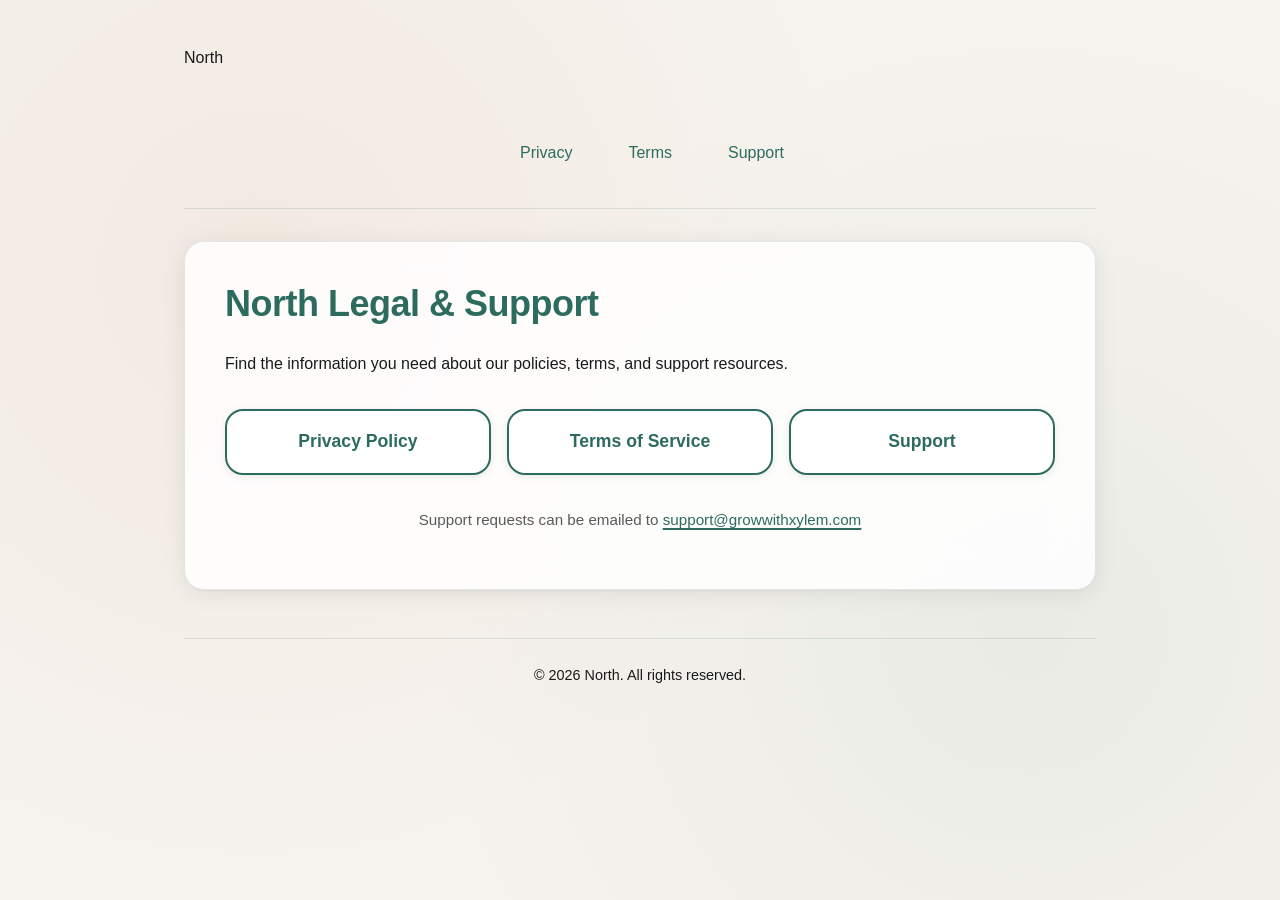
<file: index.html>
<!DOCTYPE html>
<html lang="en">
<head>
    <meta charset="UTF-8">
    <meta name="viewport" content="width=device-width, initial-scale=1.0">
    <meta name="description" content="North Legal & Support - Access our Privacy Policy, Terms of Service, and Support resources.">
    <title>North Legal & Support</title>
    <link rel="stylesheet" href="styles.css">
</head>
<body>
    <div class="wrap">
        <header>
            <div class="wingman-mark">North</div>
        </header>

        <nav>
            <ul>
                <li><a href="privacy.html">Privacy</a></li>
                <li><a href="terms.html">Terms</a></li>
                <li><a href="support.html">Support</a></li>
            </ul>
        </nav>

        <main>
            <h1>North Legal & Support</h1>
            <p>Find the information you need about our policies, terms, and support resources.</p>

            <div class="button-group">
                <a href="privacy.html" class="link-button">Privacy Policy</a>
                <a href="terms.html" class="link-button">Terms of Service</a>
                <a href="support.html" class="link-button">Support</a>
            </div>

            <p style="text-align: center; color: var(--text-muted); margin-top: 32px; font-size: 0.95em;">
                Support requests can be emailed to <a href="mailto:support@growwithxylem.com">support@growwithxylem.com</a>
            </p>
        </main>

        <footer>
            <p>© 2026 North. All rights reserved.</p>
        </footer>
    </div>
</body>
</html>
</file>
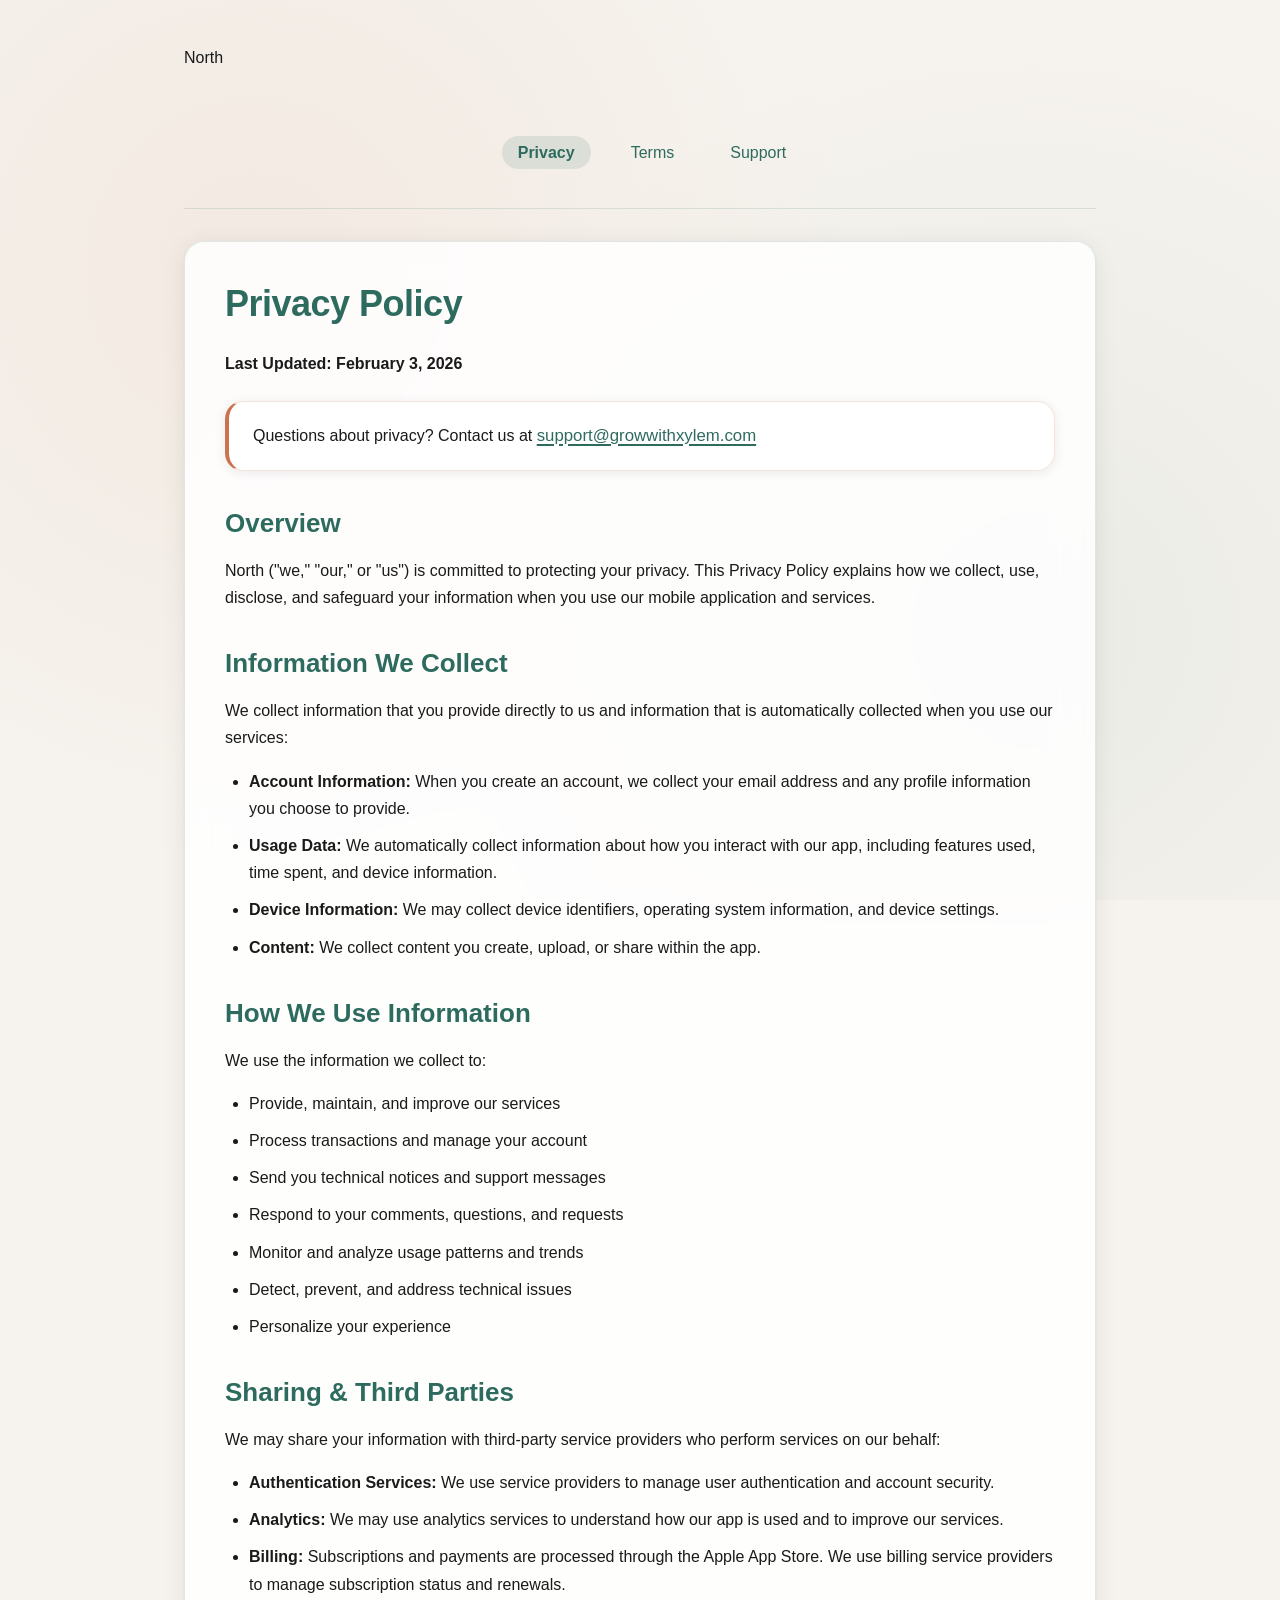
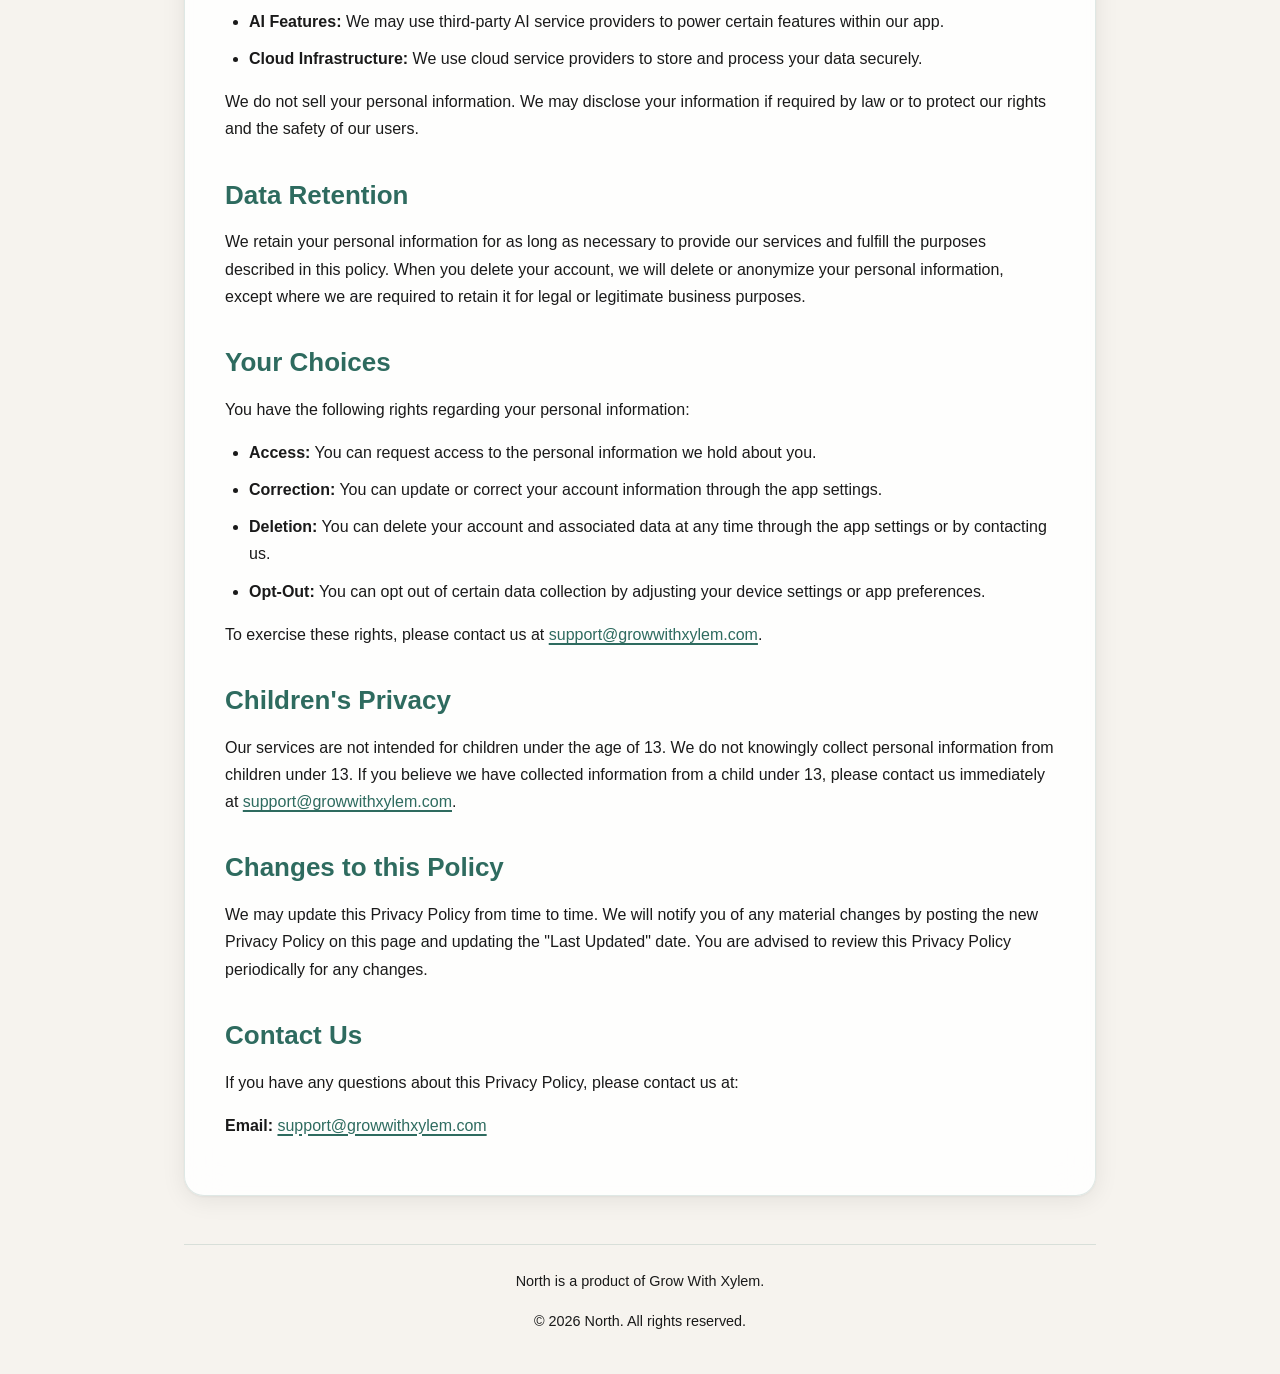
<file: privacy.html>
<!DOCTYPE html>
<html lang="en">
<head>
    <meta charset="UTF-8">
    <meta name="viewport" content="width=device-width, initial-scale=1.0">
    <meta name="description" content="North Privacy Policy - Learn how we collect, use, and protect your personal information when using our mobile application and services.">
    <title>Privacy Policy - North</title>
    <link rel="stylesheet" href="styles.css">
</head>
<body>
    <div class="wrap">
        <header>
            <div class="wingman-mark">North</div>
        </header>

        <nav>
            <ul>
                <li><a href="privacy.html" class="current">Privacy</a></li>
                <li><a href="terms.html">Terms</a></li>
                <li><a href="support.html">Support</a></li>
            </ul>
        </nav>

        <main>
            <h1>Privacy Policy</h1>
            <p><strong>Last Updated: February 3, 2026</strong></p>

            <div class="support-email">
                <p>Questions about privacy? Contact us at <a href="mailto:support@growwithxylem.com">support@growwithxylem.com</a></p>
            </div>

            <h2>Overview</h2>
            <p>North ("we," "our," or "us") is committed to protecting your privacy. This Privacy Policy explains how we collect, use, disclose, and safeguard your information when you use our mobile application and services.</p>

            <h2>Information We Collect</h2>
            <p>We collect information that you provide directly to us and information that is automatically collected when you use our services:</p>
            <ul>
                <li><strong>Account Information:</strong> When you create an account, we collect your email address and any profile information you choose to provide.</li>
                <li><strong>Usage Data:</strong> We automatically collect information about how you interact with our app, including features used, time spent, and device information.</li>
                <li><strong>Device Information:</strong> We may collect device identifiers, operating system information, and device settings.</li>
                <li><strong>Content:</strong> We collect content you create, upload, or share within the app.</li>
            </ul>

            <h2>How We Use Information</h2>
            <p>We use the information we collect to:</p>
            <ul>
                <li>Provide, maintain, and improve our services</li>
                <li>Process transactions and manage your account</li>
                <li>Send you technical notices and support messages</li>
                <li>Respond to your comments, questions, and requests</li>
                <li>Monitor and analyze usage patterns and trends</li>
                <li>Detect, prevent, and address technical issues</li>
                <li>Personalize your experience</li>
            </ul>

            <h2>Sharing & Third Parties</h2>
            <p>We may share your information with third-party service providers who perform services on our behalf:</p>
            <ul>
                <li><strong>Authentication Services:</strong> We use service providers to manage user authentication and account security.</li>
                <li><strong>Analytics:</strong> We may use analytics services to understand how our app is used and to improve our services.</li>
                <li><strong>Billing:</strong> Subscriptions and payments are processed through the Apple App Store. We use billing service providers to manage subscription status and renewals.</li>
                <li><strong>AI Features:</strong> We may use third-party AI service providers to power certain features within our app.</li>
                <li><strong>Cloud Infrastructure:</strong> We use cloud service providers to store and process your data securely.</li>
            </ul>
            <p>We do not sell your personal information. We may disclose your information if required by law or to protect our rights and the safety of our users.</p>

            <h2>Data Retention</h2>
            <p>We retain your personal information for as long as necessary to provide our services and fulfill the purposes described in this policy. When you delete your account, we will delete or anonymize your personal information, except where we are required to retain it for legal or legitimate business purposes.</p>

            <h2>Your Choices</h2>
            <p>You have the following rights regarding your personal information:</p>
            <ul>
                <li><strong>Access:</strong> You can request access to the personal information we hold about you.</li>
                <li><strong>Correction:</strong> You can update or correct your account information through the app settings.</li>
                <li><strong>Deletion:</strong> You can delete your account and associated data at any time through the app settings or by contacting us.</li>
                <li><strong>Opt-Out:</strong> You can opt out of certain data collection by adjusting your device settings or app preferences.</li>
            </ul>
            <p>To exercise these rights, please contact us at <a href="mailto:support@growwithxylem.com">support@growwithxylem.com</a>.</p>

            <h2>Children's Privacy</h2>
            <p>Our services are not intended for children under the age of 13. We do not knowingly collect personal information from children under 13. If you believe we have collected information from a child under 13, please contact us immediately at <a href="mailto:support@growwithxylem.com">support@growwithxylem.com</a>.</p>

            <h2>Changes to this Policy</h2>
            <p>We may update this Privacy Policy from time to time. We will notify you of any material changes by posting the new Privacy Policy on this page and updating the "Last Updated" date. You are advised to review this Privacy Policy periodically for any changes.</p>

            <h2>Contact Us</h2>
            <p>If you have any questions about this Privacy Policy, please contact us at:</p>
            <p><strong>Email:</strong> <a href="mailto:support@growwithxylem.com">support@growwithxylem.com</a></p>
        </main>

        <footer>
            <p>North is a product of Grow With Xylem.</p>
            <p>© 2026 North. All rights reserved.</p>
        </footer>
    </div>
</body>
</html>
</file>
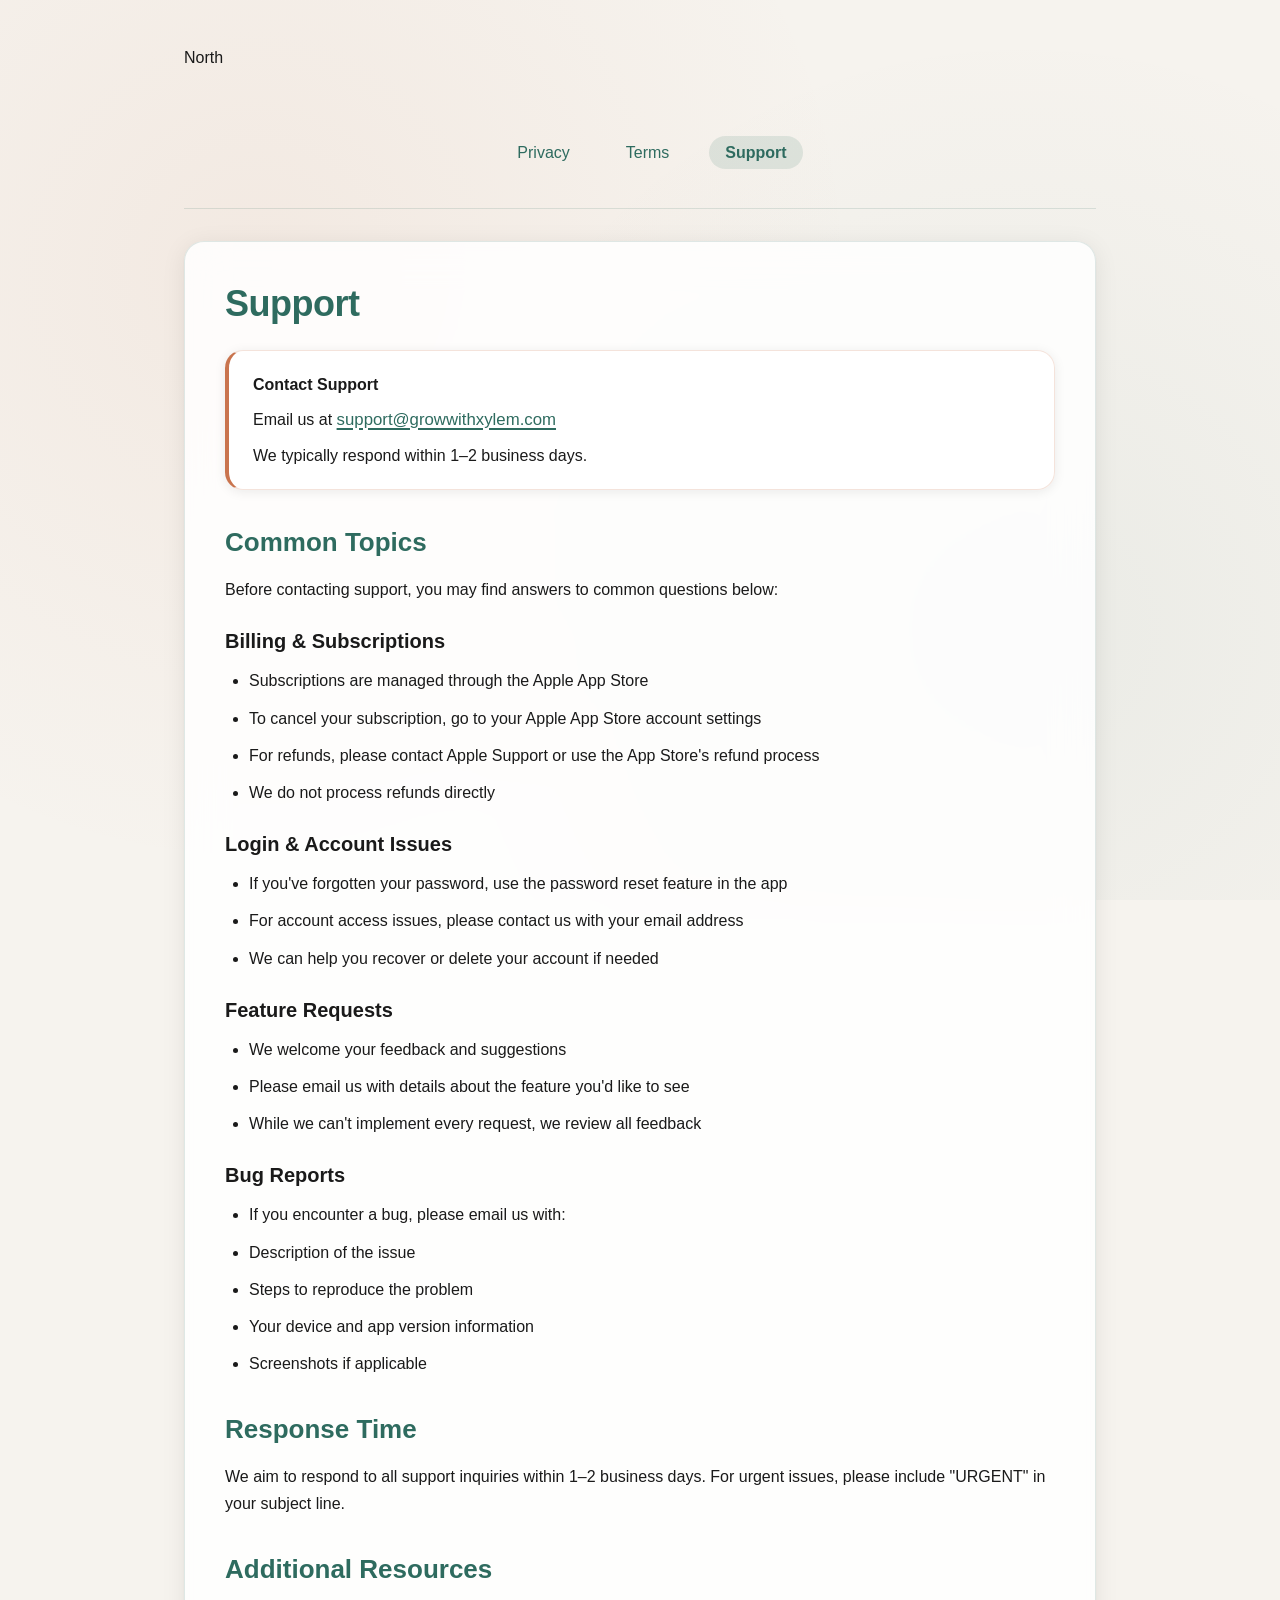
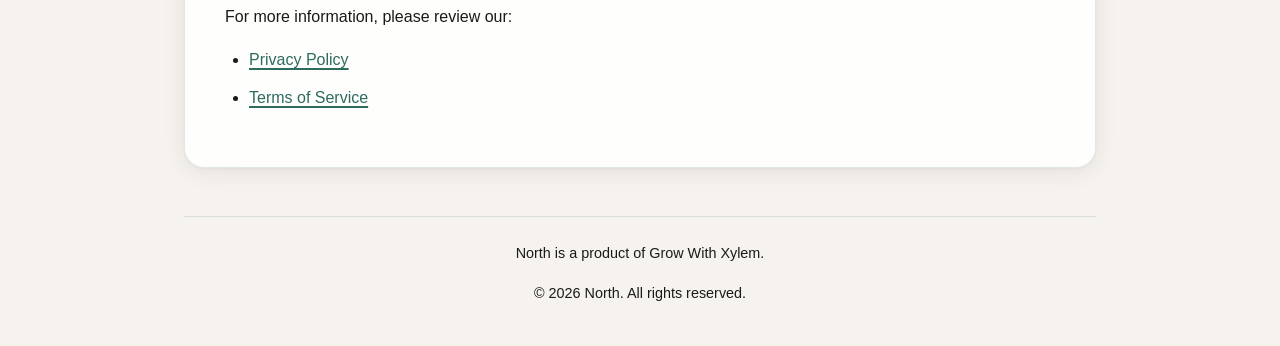
<file: support.html>
<!DOCTYPE html>
<html lang="en">
<head>
    <meta charset="UTF-8">
    <meta name="viewport" content="width=device-width, initial-scale=1.0">
    <meta name="description" content="North Support - Get help with billing, account issues, feature requests, bug reports, and more. Contact us at support@growwithxylem.com.">
    <title>Support - North</title>
    <link rel="stylesheet" href="styles.css">
</head>
<body>
    <div class="wrap">
        <header>
            <div class="wingman-mark">North</div>
        </header>

        <nav>
            <ul>
                <li><a href="privacy.html">Privacy</a></li>
                <li><a href="terms.html">Terms</a></li>
                <li><a href="support.html" class="current">Support</a></li>
            </ul>
        </nav>

        <main>
            <h1>Support</h1>

            <div class="support-email">
                <p><strong>Contact Support</strong></p>
                <p>Email us at <a href="mailto:support@growwithxylem.com">support@growwithxylem.com</a></p>
                <p>We typically respond within 1–2 business days.</p>
            </div>

            <h2>Common Topics</h2>
            <p>Before contacting support, you may find answers to common questions below:</p>

            <h3>Billing & Subscriptions</h3>
            <ul>
                <li>Subscriptions are managed through the Apple App Store</li>
                <li>To cancel your subscription, go to your Apple App Store account settings</li>
                <li>For refunds, please contact Apple Support or use the App Store's refund process</li>
                <li>We do not process refunds directly</li>
            </ul>

            <h3>Login & Account Issues</h3>
            <ul>
                <li>If you've forgotten your password, use the password reset feature in the app</li>
                <li>For account access issues, please contact us with your email address</li>
                <li>We can help you recover or delete your account if needed</li>
            </ul>

            <h3>Feature Requests</h3>
            <ul>
                <li>We welcome your feedback and suggestions</li>
                <li>Please email us with details about the feature you'd like to see</li>
                <li>While we can't implement every request, we review all feedback</li>
            </ul>

            <h3>Bug Reports</h3>
            <ul>
                <li>If you encounter a bug, please email us with:</li>
                <li>Description of the issue</li>
                <li>Steps to reproduce the problem</li>
                <li>Your device and app version information</li>
                <li>Screenshots if applicable</li>
            </ul>

            <h2>Response Time</h2>
            <p>We aim to respond to all support inquiries within 1–2 business days. For urgent issues, please include "URGENT" in your subject line.</p>

            <h2>Additional Resources</h2>
            <p>For more information, please review our:</p>
            <ul>
                <li><a href="privacy.html">Privacy Policy</a></li>
                <li><a href="terms.html">Terms of Service</a></li>
            </ul>
        </main>

        <footer>
            <p>North is a product of Grow With Xylem.</p>
            <p>© 2026 North. All rights reserved.</p>
        </footer>
    </div>
</body>
</html>
</file>
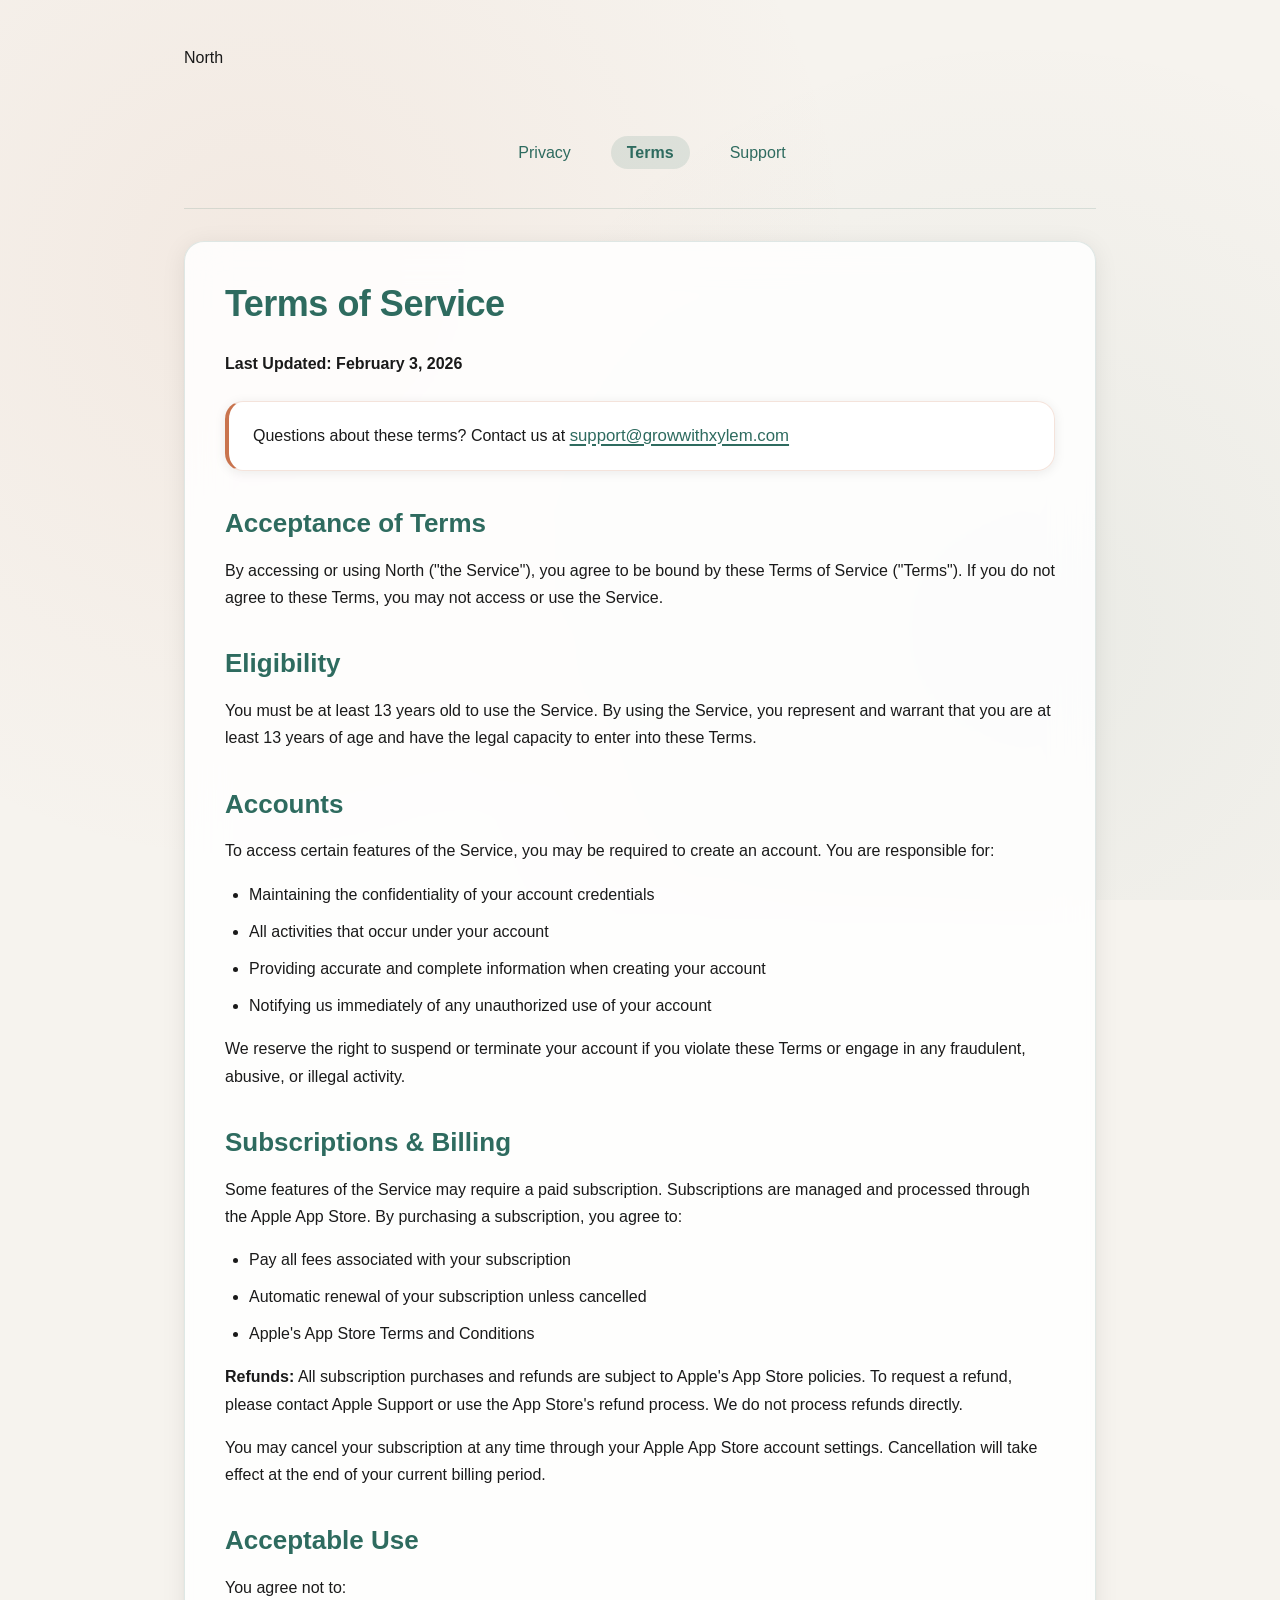
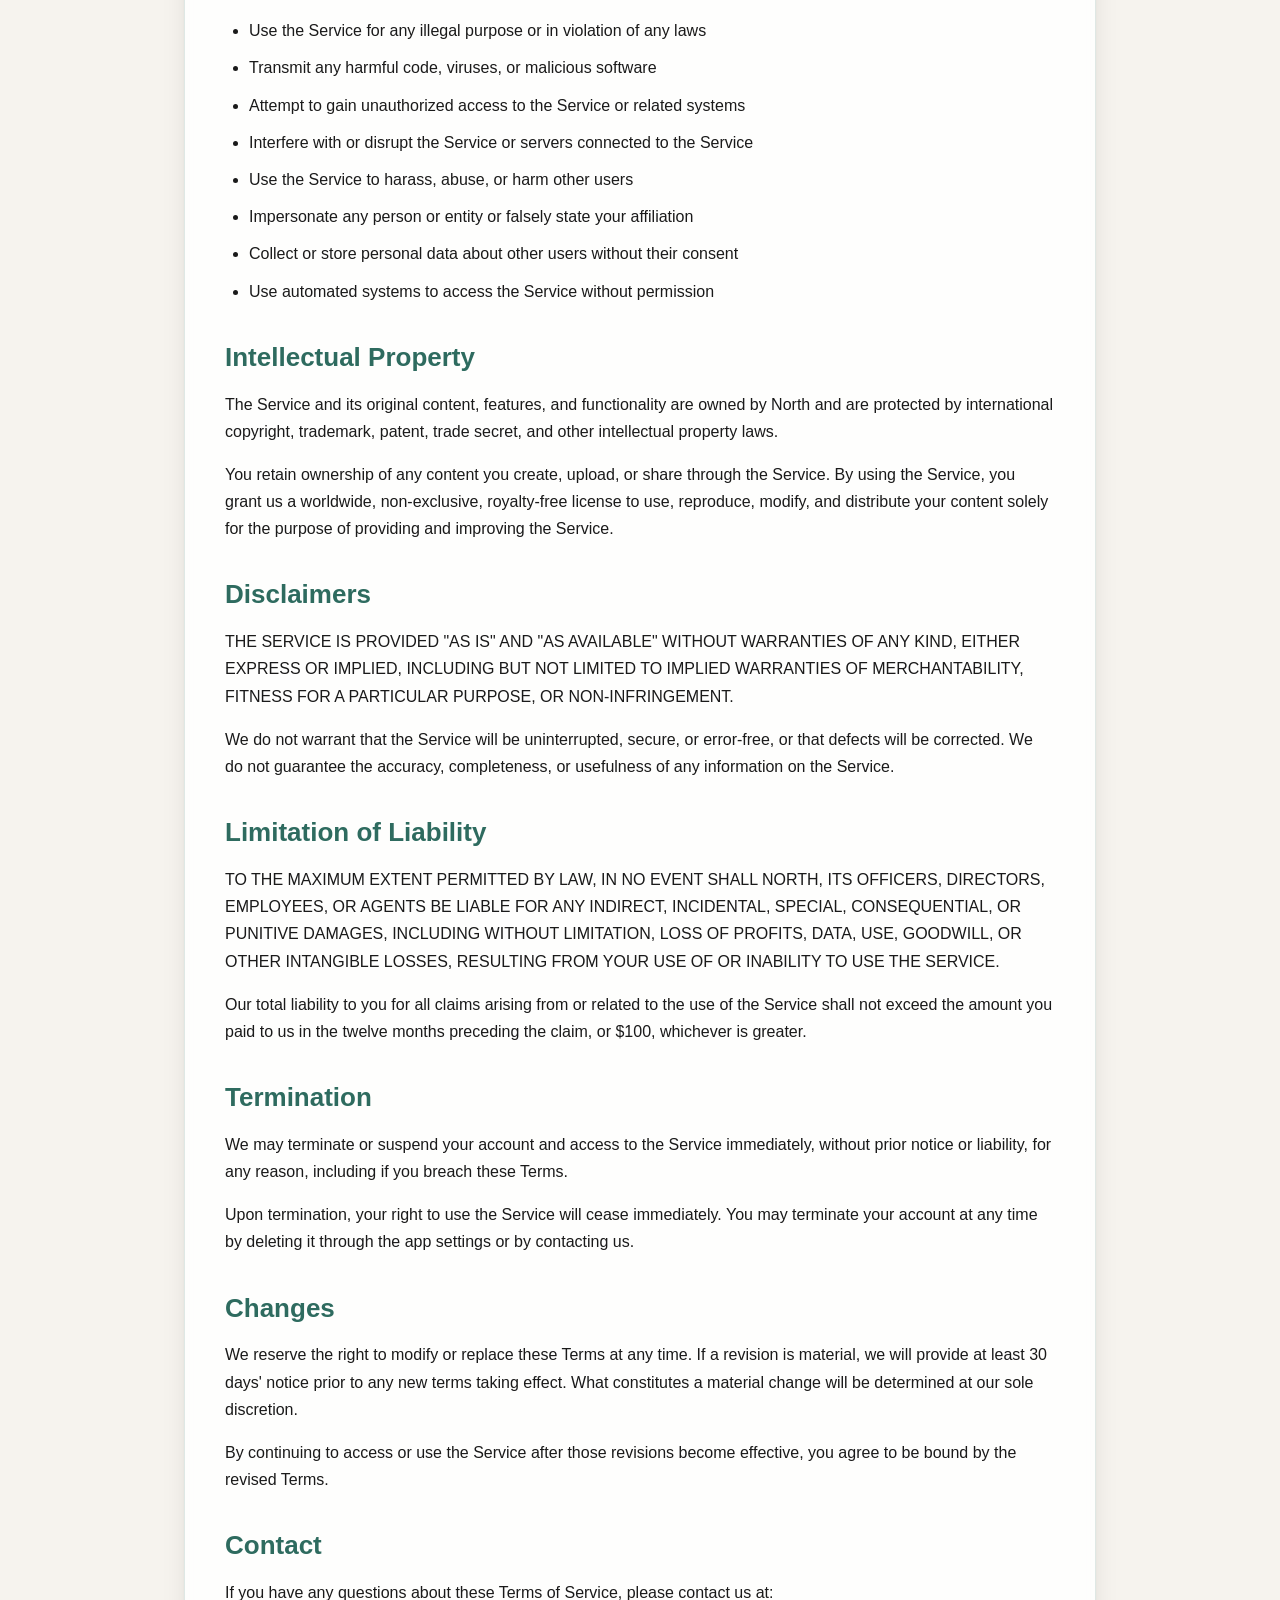
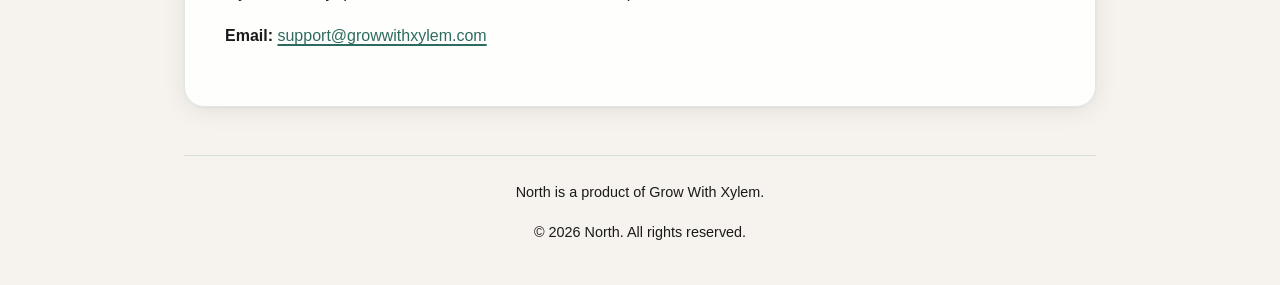
<file: terms.html>
<!DOCTYPE html>
<html lang="en">
<head>
    <meta charset="UTF-8">
    <meta name="viewport" content="width=device-width, initial-scale=1.0">
    <meta name="description" content="North Terms of Service - Review the terms and conditions for using North, including account requirements, subscriptions, and acceptable use policies.">
    <title>Terms of Service - North</title>
    <link rel="stylesheet" href="styles.css">
</head>
<body>
    <div class="wrap">
        <header>
            <div class="wingman-mark">North</div>
        </header>

        <nav>
            <ul>
                <li><a href="privacy.html">Privacy</a></li>
                <li><a href="terms.html" class="current">Terms</a></li>
                <li><a href="support.html">Support</a></li>
            </ul>
        </nav>

        <main>
            <h1>Terms of Service</h1>
            <p><strong>Last Updated: February 3, 2026</strong></p>

            <div class="support-email">
                <p>Questions about these terms? Contact us at <a href="mailto:support@growwithxylem.com">support@growwithxylem.com</a></p>
            </div>

            <h2>Acceptance of Terms</h2>
            <p>By accessing or using North ("the Service"), you agree to be bound by these Terms of Service ("Terms"). If you do not agree to these Terms, you may not access or use the Service.</p>

            <h2>Eligibility</h2>
            <p>You must be at least 13 years old to use the Service. By using the Service, you represent and warrant that you are at least 13 years of age and have the legal capacity to enter into these Terms.</p>

            <h2>Accounts</h2>
            <p>To access certain features of the Service, you may be required to create an account. You are responsible for:</p>
            <ul>
                <li>Maintaining the confidentiality of your account credentials</li>
                <li>All activities that occur under your account</li>
                <li>Providing accurate and complete information when creating your account</li>
                <li>Notifying us immediately of any unauthorized use of your account</li>
            </ul>
            <p>We reserve the right to suspend or terminate your account if you violate these Terms or engage in any fraudulent, abusive, or illegal activity.</p>

            <h2>Subscriptions & Billing</h2>
            <p>Some features of the Service may require a paid subscription. Subscriptions are managed and processed through the Apple App Store. By purchasing a subscription, you agree to:</p>
            <ul>
                <li>Pay all fees associated with your subscription</li>
                <li>Automatic renewal of your subscription unless cancelled</li>
                <li>Apple's App Store Terms and Conditions</li>
            </ul>
            <p><strong>Refunds:</strong> All subscription purchases and refunds are subject to Apple's App Store policies. To request a refund, please contact Apple Support or use the App Store's refund process. We do not process refunds directly.</p>
            <p>You may cancel your subscription at any time through your Apple App Store account settings. Cancellation will take effect at the end of your current billing period.</p>

            <h2>Acceptable Use</h2>
            <p>You agree not to:</p>
            <ul>
                <li>Use the Service for any illegal purpose or in violation of any laws</li>
                <li>Transmit any harmful code, viruses, or malicious software</li>
                <li>Attempt to gain unauthorized access to the Service or related systems</li>
                <li>Interfere with or disrupt the Service or servers connected to the Service</li>
                <li>Use the Service to harass, abuse, or harm other users</li>
                <li>Impersonate any person or entity or falsely state your affiliation</li>
                <li>Collect or store personal data about other users without their consent</li>
                <li>Use automated systems to access the Service without permission</li>
            </ul>

            <h2>Intellectual Property</h2>
            <p>The Service and its original content, features, and functionality are owned by North and are protected by international copyright, trademark, patent, trade secret, and other intellectual property laws.</p>
            <p>You retain ownership of any content you create, upload, or share through the Service. By using the Service, you grant us a worldwide, non-exclusive, royalty-free license to use, reproduce, modify, and distribute your content solely for the purpose of providing and improving the Service.</p>

            <h2>Disclaimers</h2>
            <p>THE SERVICE IS PROVIDED "AS IS" AND "AS AVAILABLE" WITHOUT WARRANTIES OF ANY KIND, EITHER EXPRESS OR IMPLIED, INCLUDING BUT NOT LIMITED TO IMPLIED WARRANTIES OF MERCHANTABILITY, FITNESS FOR A PARTICULAR PURPOSE, OR NON-INFRINGEMENT.</p>
            <p>We do not warrant that the Service will be uninterrupted, secure, or error-free, or that defects will be corrected. We do not guarantee the accuracy, completeness, or usefulness of any information on the Service.</p>

            <h2>Limitation of Liability</h2>
            <p>TO THE MAXIMUM EXTENT PERMITTED BY LAW, IN NO EVENT SHALL NORTH, ITS OFFICERS, DIRECTORS, EMPLOYEES, OR AGENTS BE LIABLE FOR ANY INDIRECT, INCIDENTAL, SPECIAL, CONSEQUENTIAL, OR PUNITIVE DAMAGES, INCLUDING WITHOUT LIMITATION, LOSS OF PROFITS, DATA, USE, GOODWILL, OR OTHER INTANGIBLE LOSSES, RESULTING FROM YOUR USE OF OR INABILITY TO USE THE SERVICE.</p>
            <p>Our total liability to you for all claims arising from or related to the use of the Service shall not exceed the amount you paid to us in the twelve months preceding the claim, or $100, whichever is greater.</p>

            <h2>Termination</h2>
            <p>We may terminate or suspend your account and access to the Service immediately, without prior notice or liability, for any reason, including if you breach these Terms.</p>
            <p>Upon termination, your right to use the Service will cease immediately. You may terminate your account at any time by deleting it through the app settings or by contacting us.</p>

            <h2>Changes</h2>
            <p>We reserve the right to modify or replace these Terms at any time. If a revision is material, we will provide at least 30 days' notice prior to any new terms taking effect. What constitutes a material change will be determined at our sole discretion.</p>
            <p>By continuing to access or use the Service after those revisions become effective, you agree to be bound by the revised Terms.</p>

            <h2>Contact</h2>
            <p>If you have any questions about these Terms of Service, please contact us at:</p>
            <p><strong>Email:</strong> <a href="mailto:support@growwithxylem.com">support@growwithxylem.com</a></p>
        </main>

        <footer>
            <p>North is a product of Grow With Xylem.</p>
            <p>© 2026 North. All rights reserved.</p>
        </footer>
    </div>
</body>
</html>
</file>
<file: styles.css>
/* North "Quiet Confidence" Branding */

/* Design Tokens */
:root {
    --bg-warm: #F6F3EE;
    --primary: #2E6B5F;
    --accent: #C9744E;
    --text-dark: #1A1A1A;
    --text-muted: #5A5A5A;
    --border-subtle: rgba(46, 107, 95, 0.15);
    --shadow-subtle: rgba(0, 0, 0, 0.08);
    --shadow-medium: rgba(0, 0, 0, 0.12);
}

* {
    margin: 0;
    padding: 0;
    box-sizing: border-box;
}

body {
    font-family: -apple-system, BlinkMacSystemFont, 'Segoe UI', Roboto, Oxygen, Ubuntu, Cantarell, sans-serif;
    line-height: 1.7;
    color: var(--text-dark);
    background-color: var(--bg-warm);
    font-size: 16px;
    min-height: 100vh;
    /* Soft radial gradient background */
    background-image: 
        radial-gradient(circle at 20% 30%, rgba(201, 116, 78, 0.08) 0%, transparent 50%),
        radial-gradient(circle at 80% 70%, rgba(46, 107, 95, 0.06) 0%, transparent 50%);
    background-attachment: fixed;
}

.wrap {
    max-width: 960px;
    margin: 0 auto;
    padding: 24px;
}

/* Header with North mark */
header {
    margin-bottom: 32px;
    padding: 20px 0;
}

.north-mark {
    display: inline-block;
    font-size: 24px;
    font-weight: 600;
    color: var(--primary);
    letter-spacing: -0.5px;
    text-decoration: none;
}

.north-mark:hover {
    color: var(--accent);
    transition: color 0.2s ease;
}

/* Navigation */
nav {
    margin-bottom: 32px;
    padding: 16px 0;
    border-bottom: 1px solid var(--border-subtle);
}

nav ul {
    list-style: none;
    display: flex;
    flex-wrap: wrap;
    gap: 24px;
    justify-content: center;
}

nav a {
    color: var(--primary);
    text-decoration: none;
    font-weight: 500;
    padding: 8px 16px;
    border-radius: 18px;
    transition: all 0.2s ease;
    position: relative;
}

nav a:hover {
    background-color: rgba(46, 107, 95, 0.08);
    color: var(--accent);
}

nav a:focus-visible {
    outline: 2px solid var(--primary);
    outline-offset: 2px;
    background-color: rgba(46, 107, 95, 0.1);
}

nav a:active {
    background-color: rgba(46, 107, 95, 0.12);
}

nav a.current {
    background-color: rgba(46, 107, 95, 0.12);
    color: var(--primary);
    font-weight: 600;
}

/* Main panel card surface */
main {
    background: rgba(255, 255, 255, 0.85);
    backdrop-filter: blur(20px);
    -webkit-backdrop-filter: blur(20px);
    border: 1px solid var(--border-subtle);
    border-radius: 20px;
    padding: 40px;
    box-shadow: 
        0 4px 24px var(--shadow-subtle),
        0 1px 3px rgba(0, 0, 0, 0.05);
    margin-bottom: 32px;
}

/* Typography */
h1 {
    font-size: 2.25em;
    margin-bottom: 24px;
    color: var(--primary);
    font-weight: 600;
    line-height: 1.2;
    letter-spacing: -0.5px;
}

h2 {
    font-size: 1.625em;
    margin-top: 36px;
    margin-bottom: 16px;
    color: var(--primary);
    font-weight: 600;
    line-height: 1.3;
}

h3 {
    font-size: 1.25em;
    margin-top: 24px;
    margin-bottom: 12px;
    color: var(--text-dark);
    font-weight: 600;
    line-height: 1.4;
}

p {
    margin-bottom: 16px;
    color: var(--text-dark);
    line-height: 1.7;
}

ul, ol {
    margin-left: 24px;
    margin-bottom: 16px;
    color: var(--text-dark);
}

li {
    margin-bottom: 10px;
    line-height: 1.7;
}

strong {
    color: var(--text-dark);
    font-weight: 600;
}

/* Links */
a {
    color: var(--primary);
    text-decoration: underline;
    text-decoration-thickness: 1.5px;
    text-underline-offset: 3px;
    transition: all 0.2s ease;
}

a:hover {
    color: var(--accent);
    text-decoration-thickness: 2px;
}

a:focus-visible {
    outline: 2px solid var(--primary);
    outline-offset: 3px;
    border-radius: 4px;
    background-color: rgba(46, 107, 95, 0.1);
    text-decoration: none;
}

a:active {
    color: #1e4a3f;
}

/* Prominent button links */
.link-button {
    display: inline-block;
    padding: 16px 32px;
    background: rgba(255, 255, 255, 0.9);
    backdrop-filter: blur(10px);
    -webkit-backdrop-filter: blur(10px);
    border: 2px solid var(--primary);
    border-radius: 18px;
    color: var(--primary);
    text-decoration: none;
    font-weight: 600;
    font-size: 1.1em;
    transition: all 0.2s ease;
    box-shadow: 0 2px 8px var(--shadow-subtle);
    text-align: center;
    min-width: 200px;
}

.link-button:hover {
    background: var(--primary);
    color: #fff;
    border-color: var(--primary);
    box-shadow: 0 4px 16px rgba(46, 107, 95, 0.2);
    transform: translateY(-2px);
}

.link-button:focus-visible {
    outline: 3px solid var(--primary);
    outline-offset: 3px;
    background: rgba(46, 107, 95, 0.1);
}

.link-button:active {
    transform: translateY(0);
    box-shadow: 0 2px 8px var(--shadow-subtle);
}

.button-group {
    display: flex;
    flex-direction: column;
    gap: 16px;
    margin: 32px 0;
}

@media (min-width: 600px) {
    .button-group {
        flex-direction: row;
        flex-wrap: wrap;
        justify-content: center;
    }
    
    .link-button {
        flex: 1;
        min-width: 180px;
        max-width: 280px;
    }
}

/* Callout box for important notes */
.callout,
.support-email {
    background: rgba(255, 255, 255, 0.9);
    backdrop-filter: blur(10px);
    -webkit-backdrop-filter: blur(10px);
    border: 1px solid rgba(201, 116, 78, 0.2);
    border-left: 4px solid var(--accent);
    border-radius: 18px;
    padding: 20px 24px;
    margin: 24px 0;
    box-shadow: 0 2px 12px var(--shadow-subtle);
}

.callout p,
.support-email p {
    margin-bottom: 8px;
}

.callout p:last-child,
.support-email p:last-child {
    margin-bottom: 0;
}

.callout a,
.support-email a {
    font-weight: 500;
    font-size: 1.05em;
}

.callout a:focus-visible,
.support-email a:focus-visible {
    outline: 2px solid var(--accent);
    outline-offset: 2px;
    background-color: rgba(201, 116, 78, 0.1);
    display: inline-block;
    padding: 2px 4px;
    border-radius: 4px;
}

/* Footer */
footer {
    margin-top: 48px;
    padding-top: 24px;
    border-top: 1px solid var(--border-subtle);
    text-align: center;
    color: var(--text-muted);
    font-size: 0.9em;
}

/* Skip link for accessibility */
.skip-link {
    position: absolute;
    top: -40px;
    left: 0;
    background: var(--primary);
    color: #fff;
    padding: 8px 16px;
    text-decoration: none;
    border-radius: 4px;
    z-index: 100;
    font-weight: 500;
}

.skip-link:focus {
    top: 0;
}

/* Responsive design */
@media (max-width: 768px) {
    .wrap {
        padding: 16px;
    }
    
    main {
        padding: 24px;
        border-radius: 18px;
    }
    
    h1 {
        font-size: 1.875em;
    }
    
    h2 {
        font-size: 1.5em;
        margin-top: 28px;
    }
    
    nav ul {
        flex-direction: column;
        gap: 12px;
        text-align: center;
    }
    
    nav a {
        display: block;
        padding: 10px 16px;
    }
}

@media (max-width: 480px) {
    main {
        padding: 20px;
        border-radius: 16px;
    }
    
    h1 {
        font-size: 1.625em;
    }
    
    h2 {
        font-size: 1.375em;
    }
    
    .callout,
    .support-email {
        padding: 16px 20px;
        border-radius: 16px;
    }
}

/* Print styles */
@media print {
    body {
        background: #fff;
        background-image: none;
    }
    
    main {
        background: #fff;
        backdrop-filter: none;
        border: 1px solid #ddd;
        box-shadow: none;
        page-break-inside: avoid;
    }
    
    nav {
        display: none;
    }
    
    footer {
        border-top: 1px solid #ddd;
    }
    
    a {
        color: #000;
        text-decoration: underline;
    }
    
    a[href^="http"]:after {
        content: " (" attr(href) ")";
        font-size: 0.9em;
        color: #666;
    }
    
    .callout,
    .support-email {
        background: #f9f9f9;
        border: 1px solid #ddd;
        page-break-inside: avoid;
    }
}

/* Fallback for browsers without backdrop-filter support */
@supports not (backdrop-filter: blur(20px)) {
    main {
        background: rgba(255, 255, 255, 0.95);
    }
    
    .callout,
    .support-email {
        background: rgba(255, 255, 255, 0.95);
    }
}
</file>
